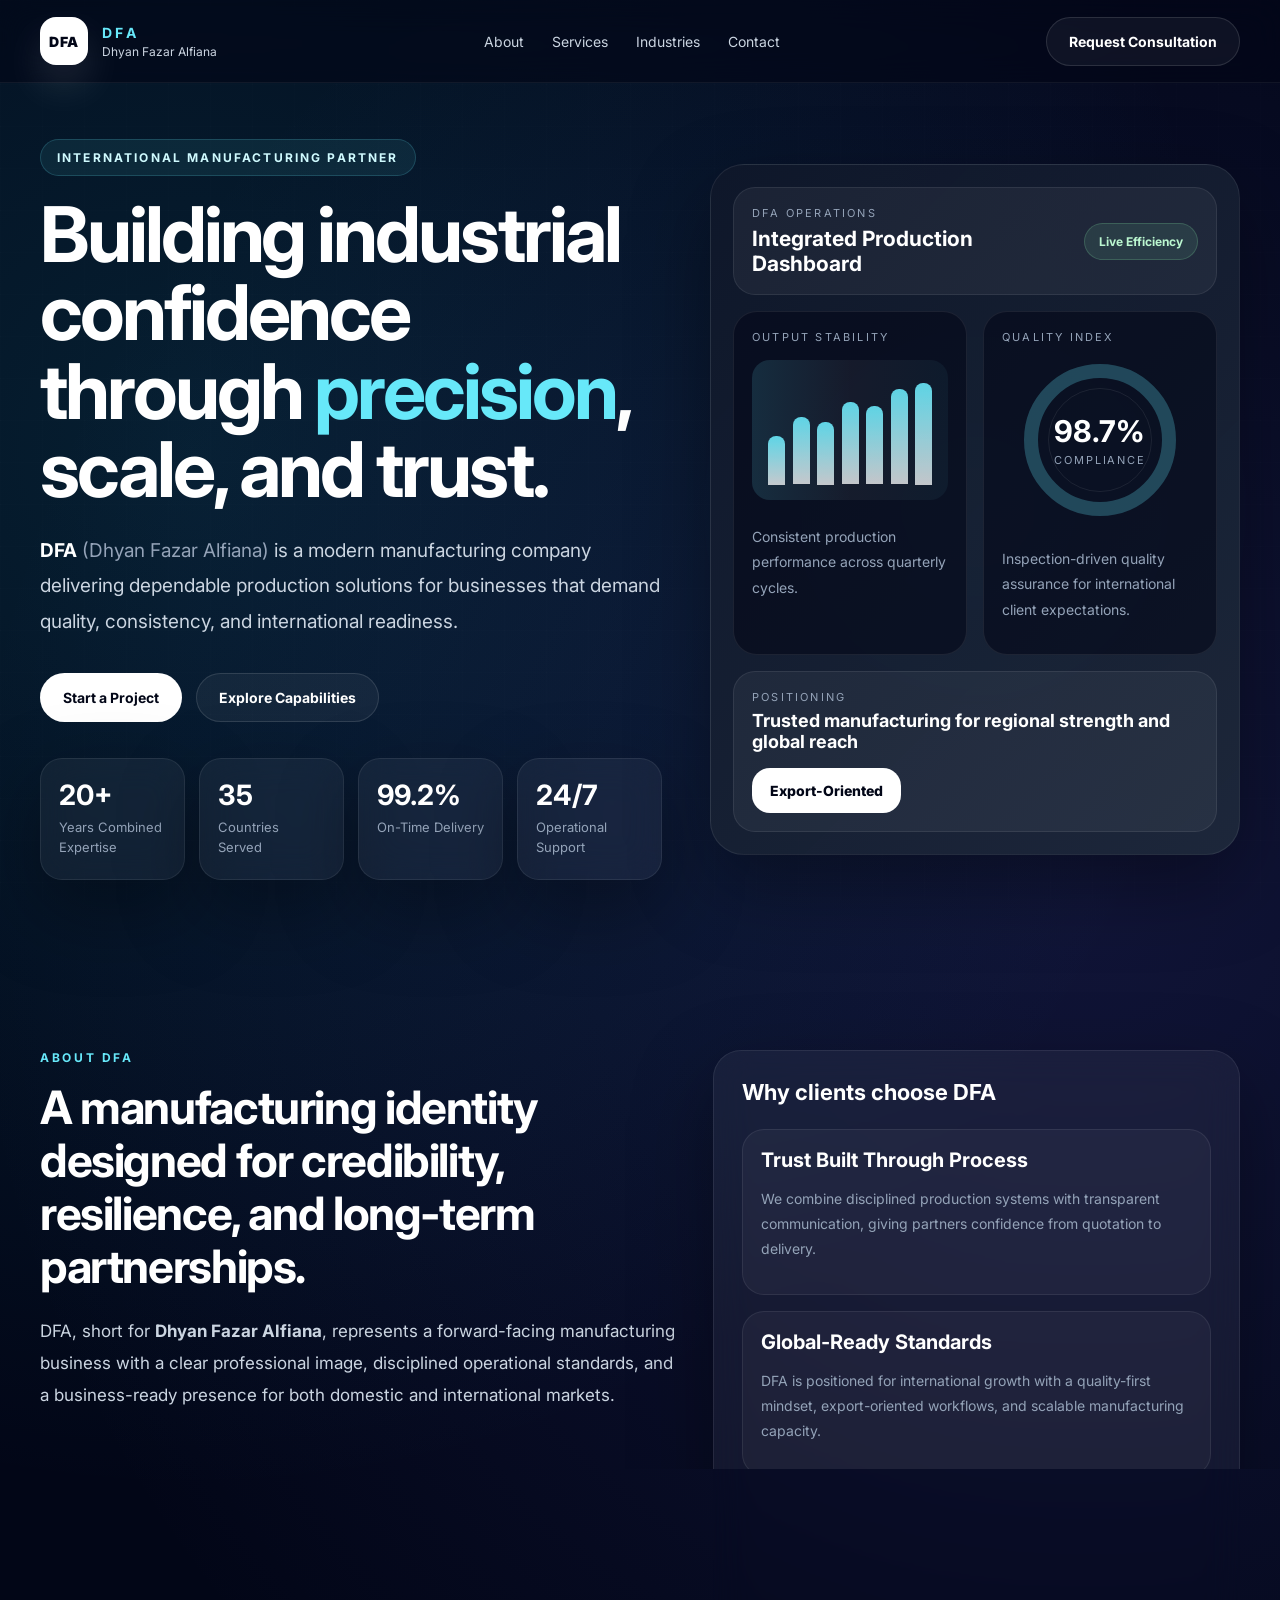
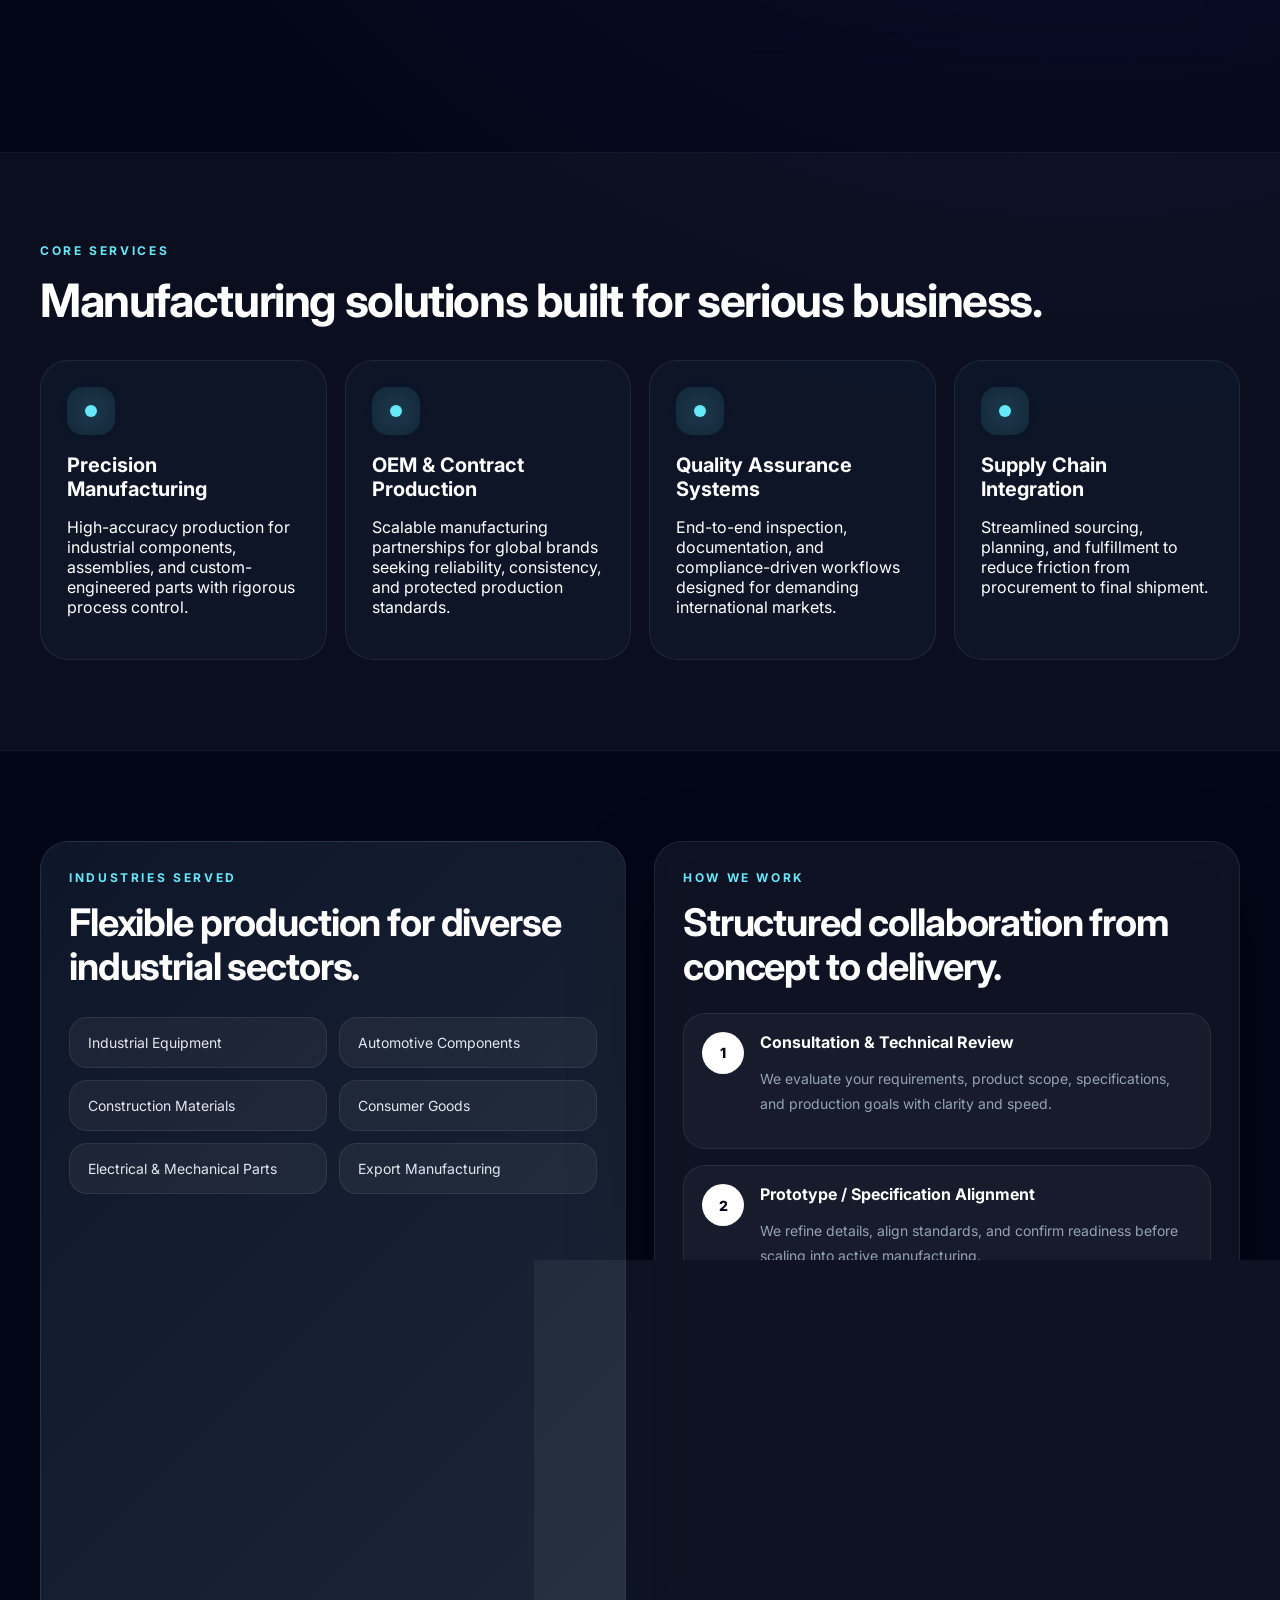
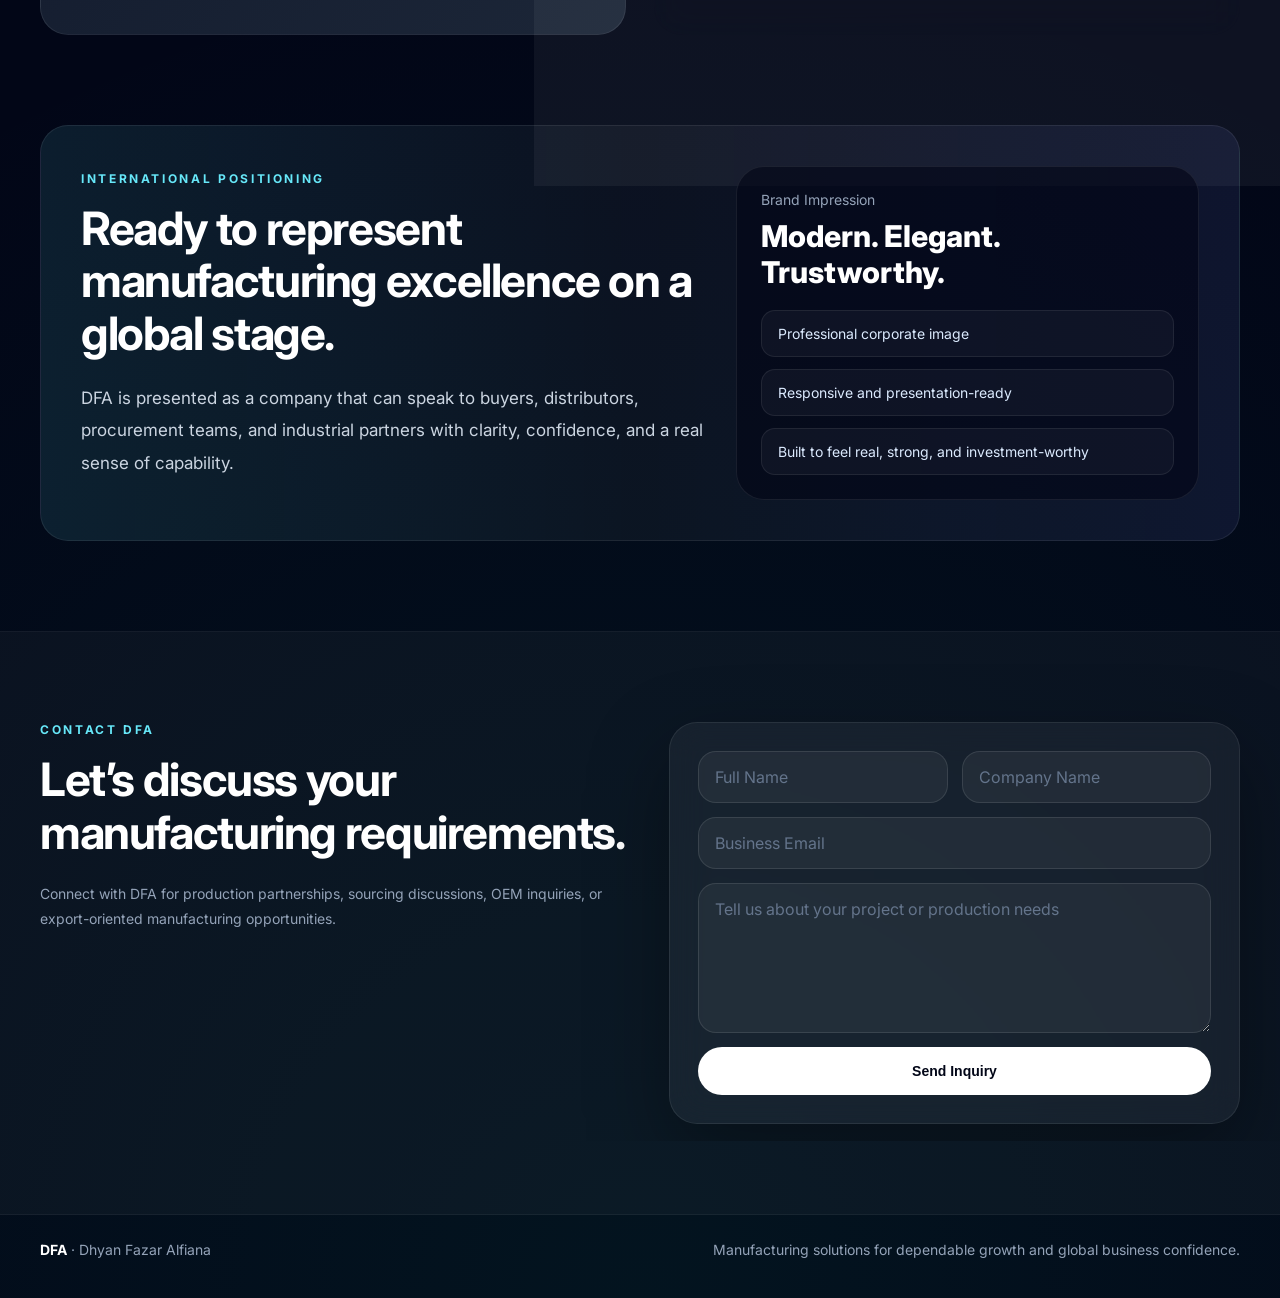
<file: index.html>
<!DOCTYPE html>
<html lang="en">
<head>
  <meta charset="UTF-8" />
  <meta name="viewport" content="width=device-width, initial-scale=1.0" />
  <title>DFA | Dhyan Fazar Alfiana</title>
  <meta name="description" content="DFA (Dhyan Fazar Alfiana) is a modern manufacturing company delivering reliable, scalable, and international-ready production solutions." />
  <link rel="preconnect" href="https://fonts.googleapis.com">
  <link rel="preconnect" href="https://fonts.gstatic.com" crossorigin>
  <link href="https://fonts.googleapis.com/css2?family=Inter:wght@400;500;600;700;800;900&display=swap" rel="stylesheet">
  <style>
    :root {
      --bg: #020617;
      --bg-soft: #0f172a;
      --panel: rgba(255,255,255,0.05);
      --panel-strong: rgba(255,255,255,0.08);
      --line: rgba(255,255,255,0.10);
      --text: #ffffff;
      --muted: #94a3b8;
      --muted-2: #cbd5e1;
      --brand: #67e8f9;
      --brand-soft: rgba(103, 232, 249, 0.12);
      --success: #86efac;
      --shadow: 0 30px 80px rgba(0,0,0,0.35);
      --radius: 28px;
      --radius-sm: 18px;
      --container: 1200px;
    }

    * { box-sizing: border-box; }
    html { scroll-behavior: smooth; }
    body {
      margin: 0;
      font-family: 'Inter', sans-serif;
      background:
        radial-gradient(circle at 15% 10%, rgba(34,211,238,0.12), transparent 25%),
        radial-gradient(circle at 85% 20%, rgba(99,102,241,0.15), transparent 30%),
        radial-gradient(circle at 50% 100%, rgba(16,185,129,0.08), transparent 30%),
        var(--bg);
      color: var(--text);
      overflow-x: hidden;
    }

    body::before {
      content: "";
      position: fixed;
      inset: 0;
      background-image:
        linear-gradient(rgba(255,255,255,0.04) 1px, transparent 1px),
        linear-gradient(90deg, rgba(255,255,255,0.04) 1px, transparent 1px);
      background-size: 42px 42px;
      opacity: 0.25;
      pointer-events: none;
      z-index: 0;
    }

    a { color: inherit; text-decoration: none; }
    img { max-width: 100%; display: block; }

    .container {
      width: min(100% - 32px, var(--container));
      margin: 0 auto;
      position: relative;
      z-index: 1;
    }

    .glass {
      background: var(--panel);
      backdrop-filter: blur(18px);
      -webkit-backdrop-filter: blur(18px);
      border: 1px solid rgba(255,255,255,0.08);
      box-shadow: var(--shadow);
    }

    .section { padding: 90px 0; }
    .tag {
      display: inline-flex;
      align-items: center;
      gap: 10px;
      padding: 10px 16px;
      border-radius: 999px;
      border: 1px solid rgba(103,232,249,0.18);
      background: rgba(103,232,249,0.08);
      color: #cffafe;
      font-size: 12px;
      font-weight: 700;
      letter-spacing: 0.18em;
      text-transform: uppercase;
    }

    .eyebrow {
      color: var(--brand);
      font-size: 12px;
      font-weight: 700;
      letter-spacing: 0.22em;
      text-transform: uppercase;
      margin-bottom: 16px;
    }

    .muted { color: var(--muted); }
    .muted-light { color: var(--muted-2); }

    .btn-row {
      display: flex;
      gap: 14px;
      flex-wrap: wrap;
      margin-top: 34px;
    }

    .btn {
      display: inline-flex;
      justify-content: center;
      align-items: center;
      gap: 10px;
      padding: 15px 22px;
      border-radius: 999px;
      font-size: 14px;
      font-weight: 700;
      transition: 0.3s ease;
      border: 1px solid transparent;
    }

    .btn-primary {
      background: #ffffff;
      color: #020617;
    }

    .btn-primary:hover {
      transform: translateY(-2px);
      box-shadow: 0 16px 40px rgba(255,255,255,0.12);
    }

    .btn-secondary {
      background: rgba(255,255,255,0.05);
      border-color: rgba(255,255,255,0.12);
      color: #ffffff;
    }

    .btn-secondary:hover {
      background: rgba(255,255,255,0.10);
      transform: translateY(-2px);
    }

    .site-header {
      position: sticky;
      top: 0;
      z-index: 50;
      backdrop-filter: blur(16px);
      -webkit-backdrop-filter: blur(16px);
      background: rgba(2, 6, 23, 0.6);
      border-bottom: 1px solid rgba(255,255,255,0.06);
    }

    .nav-wrap {
      display: flex;
      align-items: center;
      justify-content: space-between;
      gap: 20px;
      min-height: 82px;
    }

    .brand {
      display: flex;
      align-items: center;
      gap: 14px;
    }

    .brand-mark {
      width: 48px;
      height: 48px;
      border-radius: 16px;
      background: #ffffff;
      color: #020617;
      display: grid;
      place-items: center;
      font-size: 14px;
      font-weight: 900;
      letter-spacing: 0.06em;
      box-shadow: 0 20px 40px rgba(255,255,255,0.12);
    }

    .brand-text strong {
      display: block;
      font-size: 14px;
      letter-spacing: 0.24em;
      color: var(--brand);
    }

    .brand-text span {
      display: block;
      margin-top: 3px;
      color: var(--muted-2);
      font-size: 12px;
    }

    .nav-links {
      display: flex;
      align-items: center;
      gap: 28px;
      color: var(--muted-2);
      font-size: 14px;
    }

    .nav-links a:hover { color: #ffffff; }

    .hero {
      padding: 56px 0 80px;
    }

    .hero-grid {
      display: grid;
      grid-template-columns: 1.08fr 0.92fr;
      gap: 48px;
      align-items: center;
    }

    .hero h1 {
      font-size: clamp(42px, 6vw, 78px);
      line-height: 1.02;
      margin: 20px 0 0;
      max-width: 760px;
      letter-spacing: -0.04em;
    }

    .hero h1 .accent { color: var(--brand); }

    .hero p {
      max-width: 720px;
      color: var(--muted-2);
      font-size: 19px;
      line-height: 1.85;
      margin-top: 24px;
    }

    .hero p strong { color: #ffffff; }

    .stats {
      display: grid;
      grid-template-columns: repeat(4, 1fr);
      gap: 14px;
      margin-top: 36px;
    }

    .stat-card {
      padding: 22px 18px;
      border-radius: 22px;
    }

    .stat-card h3 {
      margin: 0;
      font-size: 28px;
      line-height: 1;
    }

    .stat-card p {
      margin: 8px 0 0;
      font-size: 13px;
      line-height: 1.55;
      color: var(--muted);
    }

    .visual-shell {
      position: relative;
      animation: floatY 7s ease-in-out infinite;
    }

    .visual-shell::before {
      content: "";
      position: absolute;
      inset: -18px;
      border-radius: 38px;
      background: radial-gradient(circle at center, rgba(103,232,249,0.18), transparent 60%);
      filter: blur(18px);
      z-index: -1;
    }

    .dashboard {
      padding: 22px;
      border-radius: 34px;
      background: linear-gradient(135deg, rgba(15,23,42,0.95), rgba(30,41,59,0.92));
      border: 1px solid rgba(255,255,255,0.08);
      box-shadow: var(--shadow);
    }

    .dash-head, .dash-bottom {
      border: 1px solid rgba(255,255,255,0.08);
      background: rgba(255,255,255,0.05);
      border-radius: 22px;
    }

    .dash-head {
      padding: 18px;
      display: flex;
      justify-content: space-between;
      gap: 16px;
      align-items: center;
      margin-bottom: 16px;
    }

    .dash-label {
      font-size: 11px;
      text-transform: uppercase;
      letter-spacing: 0.20em;
      color: var(--muted);
      margin-bottom: 6px;
    }

    .dash-title {
      font-size: 21px;
      font-weight: 700;
    }

    .live-pill {
      white-space: nowrap;
      padding: 10px 14px;
      border-radius: 999px;
      background: rgba(134,239,172,0.10);
      border: 1px solid rgba(134,239,172,0.20);
      color: #bbf7d0;
      font-size: 12px;
      font-weight: 700;
    }

    .dash-grid {
      display: grid;
      grid-template-columns: 1fr 1fr;
      gap: 16px;
    }

    .panel {
      border-radius: 24px;
      border: 1px solid rgba(255,255,255,0.08);
      background: rgba(2,6,23,0.55);
      padding: 18px;
    }

    .chart {
      height: 140px;
      border-radius: 18px;
      background: linear-gradient(90deg, rgba(103,232,249,0.14), rgba(255,255,255,0.05), rgba(103,232,249,0.05));
      display: flex;
      align-items: end;
      gap: 8px;
      padding: 16px;
      margin-top: 16px;
    }

    .bar {
      flex: 1;
      border-radius: 8px 8px 0 0;
      background: linear-gradient(to top, rgba(255,255,255,0.75), rgba(103,232,249,0.9));
      animation: rise 1.2s ease both;
    }

    .ring-wrap {
      display: grid;
      place-items: center;
      padding: 14px 0 6px;
    }

    .ring {
      width: 152px;
      height: 152px;
      border-radius: 50%;
      border: 14px solid rgba(103,232,249,0.26);
      position: relative;
      display: grid;
      place-items: center;
    }

    .ring::before {
      content: "";
      position: absolute;
      inset: 10px;
      border-radius: 50%;
      border: 1px solid rgba(255,255,255,0.08);
    }

    .ring strong {
      display: block;
      font-size: 30px;
    }

    .ring span {
      display: block;
      margin-top: 4px;
      text-align: center;
      font-size: 11px;
      letter-spacing: 0.18em;
      text-transform: uppercase;
      color: var(--muted);
    }

    .panel p, .dash-bottom p, .card p, .process-item p, .contact-copy p {
      color: var(--muted);
      line-height: 1.8;
      font-size: 14px;
    }

    .dash-bottom {
      margin-top: 16px;
      padding: 18px;
      display: flex;
      justify-content: space-between;
      gap: 16px;
      align-items: center;
      flex-wrap: wrap;
    }

    .export-pill {
      padding: 14px 18px;
      border-radius: 18px;
      background: #ffffff;
      color: #020617;
      font-weight: 800;
      font-size: 14px;
    }

    .grid-2 {
      display: grid;
      grid-template-columns: 1.1fr 0.9fr;
      gap: 28px;
    }

    h2 {
      margin: 0;
      font-size: clamp(30px, 4vw, 46px);
      line-height: 1.15;
      letter-spacing: -0.03em;
    }

    .lead {
      margin-top: 22px;
      color: var(--muted-2);
      line-height: 1.9;
      font-size: 17px;
      max-width: 760px;
    }

    .card {
      padding: 28px;
      border-radius: var(--radius);
    }

    .value-stack, .process-list {
      display: grid;
      gap: 16px;
      margin-top: 24px;
    }

    .value-item, .process-item {
      border-radius: 22px;
      border: 1px solid rgba(255,255,255,0.08);
      background: rgba(255,255,255,0.04);
      padding: 18px;
    }

    .value-item h3, .service-card h3 {
      margin: 0;
      font-size: 20px;
    }

    .services-grid {
      display: grid;
      grid-template-columns: repeat(4, 1fr);
      gap: 18px;
      margin-top: 34px;
    }

    .service-card {
      border-radius: var(--radius);
      border: 1px solid rgba(255,255,255,0.08);
      background: rgba(15,23,42,0.84);
      padding: 26px;
      transition: 0.3s ease;
    }

    .service-card:hover {
      transform: translateY(-6px);
      border-color: rgba(103,232,249,0.28);
      background: rgba(15,23,42,0.96);
    }

    .icon-dot {
      width: 48px;
      height: 48px;
      border-radius: 16px;
      display: grid;
      place-items: center;
      background: rgba(103,232,249,0.10);
      margin-bottom: 18px;
    }

    .icon-dot span {
      width: 12px;
      height: 12px;
      border-radius: 50%;
      background: var(--brand);
      display: block;
      box-shadow: 0 0 22px rgba(103,232,249,0.55);
    }

    .industries-grid {
      display: grid;
      grid-template-columns: 1fr 1fr;
      gap: 28px;
    }

    .industry-list {
      display: grid;
      grid-template-columns: 1fr 1fr;
      gap: 12px;
      margin-top: 28px;
    }

    .industry-item {
      padding: 16px 18px;
      border-radius: 18px;
      border: 1px solid rgba(255,255,255,0.08);
      background: rgba(255,255,255,0.05);
      color: #e2e8f0;
      font-size: 14px;
    }

    .process-item {
      display: flex;
      gap: 16px;
      align-items: flex-start;
    }

    .process-number {
      width: 42px;
      height: 42px;
      border-radius: 999px;
      background: #ffffff;
      color: #020617;
      display: grid;
      place-items: center;
      font-size: 14px;
      font-weight: 800;
      flex: 0 0 auto;
    }

    .cta-band {
      border-radius: var(--radius);
      padding: 40px;
      border: 1px solid rgba(255,255,255,0.08);
      background: linear-gradient(90deg, rgba(103,232,249,0.10), rgba(255,255,255,0.04), rgba(129,140,248,0.10));
    }

    .cta-grid {
      display: grid;
      grid-template-columns: 1.15fr 0.85fr;
      gap: 28px;
      align-items: center;
    }

    .impression-box {
      padding: 24px;
      border-radius: var(--radius);
      border: 1px solid rgba(255,255,255,0.08);
      background: rgba(2,6,23,0.60);
    }

    .impression-list {
      display: grid;
      gap: 12px;
      margin-top: 20px;
    }

    .impression-item {
      padding: 14px 16px;
      border-radius: 14px;
      border: 1px solid rgba(255,255,255,0.08);
      background: rgba(255,255,255,0.04);
      color: #dbeafe;
      font-size: 14px;
    }

    .contact-grid {
      display: grid;
      grid-template-columns: 1fr 0.95fr;
      gap: 28px;
      align-items: start;
    }

    .contact-form {
      padding: 28px;
      border-radius: var(--radius);
    }

    .form-grid {
      display: grid;
      grid-template-columns: 1fr 1fr;
      gap: 14px;
    }

    input, textarea {
      width: 100%;
      border: 1px solid rgba(255,255,255,0.10);
      background: rgba(255,255,255,0.05);
      border-radius: 18px;
      color: #ffffff;
      padding: 15px 16px;
      font: inherit;
      outline: none;
      transition: border-color 0.2s ease, background 0.2s ease;
    }

    input::placeholder, textarea::placeholder { color: #64748b; }
    input:focus, textarea:focus {
      border-color: rgba(103,232,249,0.45);
      background: rgba(255,255,255,0.07);
    }

    textarea {
      min-height: 150px;
      resize: vertical;
      grid-column: 1 / -1;
    }

    .form-grid .full { grid-column: 1 / -1; }

    .footer {
      padding: 26px 0 40px;
      border-top: 1px solid rgba(255,255,255,0.08);
      color: var(--muted);
    }

    .footer-wrap {
      display: flex;
      justify-content: space-between;
      gap: 20px;
      flex-wrap: wrap;
      font-size: 14px;
    }

    .reveal {
      opacity: 0;
      transform: translateY(24px);
      transition: opacity 0.7s ease, transform 0.7s ease;
    }

    .reveal.visible {
      opacity: 1;
      transform: translateY(0);
    }

    @keyframes floatY {
      0%, 100% { transform: translateY(0); }
      50% { transform: translateY(-12px); }
    }

    @keyframes rise {
      from { transform: scaleY(0.25); transform-origin: bottom; opacity: 0.45; }
      to { transform: scaleY(1); transform-origin: bottom; opacity: 1; }
    }

    @media (max-width: 1100px) {
      .hero-grid,
      .grid-2,
      .industries-grid,
      .cta-grid,
      .contact-grid,
      .services-grid {
        grid-template-columns: 1fr 1fr;
      }

      .services-grid {
        grid-template-columns: repeat(2, 1fr);
      }

      .stats { grid-template-columns: repeat(2, 1fr); }
    }

    @media (max-width: 860px) {
      .nav-links { display: none; }
      .hero-grid,
      .grid-2,
      .industries-grid,
      .cta-grid,
      .contact-grid,
      .dash-grid,
      .services-grid,
      .form-grid {
        grid-template-columns: 1fr;
      }

      .industry-list { grid-template-columns: 1fr; }
      .stats { grid-template-columns: 1fr 1fr; }
      .hero { padding-top: 36px; }
      .section { padding: 72px 0; }
      .dash-head, .dash-bottom { flex-direction: column; align-items: flex-start; }
      .form-grid .full, textarea { grid-column: auto; }
    }

    @media (max-width: 560px) {
      .container { width: min(100% - 22px, var(--container)); }
      .stats { grid-template-columns: 1fr; }
      .btn, .site-header .btn-secondary { width: 100%; }
      .nav-wrap { min-height: 74px; }
      .brand-mark { width: 44px; height: 44px; }
      .card, .contact-form, .cta-band, .dashboard { padding: 22px; }
      .hero p, .lead { font-size: 16px; }
    }
  </style>
</head>
<body>
  <header class="site-header">
    <div class="container nav-wrap">
      <a href="#home" class="brand">
        <div class="brand-mark">DFA</div>
        <div class="brand-text">
          <strong>DFA</strong>
          <span>Dhyan Fazar Alfiana</span>
        </div>
      </a>

      <nav class="nav-links">
        <a href="#about">About</a>
        <a href="#services">Services</a>
        <a href="#industries">Industries</a>
        <a href="#contact">Contact</a>
      </nav>

      <a href="#contact" class="btn btn-secondary">Request Consultation</a>
    </div>
  </header>

  <main id="home">
    <section class="hero">
      <div class="container hero-grid">
        <div class="reveal visible">
          <div class="tag">International Manufacturing Partner</div>
          <h1>
            Building industrial confidence through <span class="accent">precision</span>, scale, and trust.
          </h1>
          <p>
            <strong>DFA</strong> <span class="muted">(Dhyan Fazar Alfiana)</span> is a modern manufacturing company delivering dependable production solutions for businesses that demand quality, consistency, and international readiness.
          </p>

          <div class="btn-row">
            <a href="#contact" class="btn btn-primary">Start a Project</a>
            <a href="#services" class="btn btn-secondary">Explore Capabilities</a>
          </div>

          <div class="stats">
            <div class="stat-card glass reveal">
              <h3>20+</h3>
              <p>Years Combined Expertise</p>
            </div>
            <div class="stat-card glass reveal">
              <h3>35</h3>
              <p>Countries Served</p>
            </div>
            <div class="stat-card glass reveal">
              <h3>99.2%</h3>
              <p>On-Time Delivery</p>
            </div>
            <div class="stat-card glass reveal">
              <h3>24/7</h3>
              <p>Operational Support</p>
            </div>
          </div>
        </div>

        <div class="visual-shell reveal">
          <div class="dashboard">
            <div class="dash-head">
              <div>
                <div class="dash-label">DFA Operations</div>
                <div class="dash-title">Integrated Production Dashboard</div>
              </div>
              <div class="live-pill">Live Efficiency</div>
            </div>

            <div class="dash-grid">
              <div class="panel">
                <div class="dash-label">Output Stability</div>
                <div class="chart">
                  <div class="bar" style="height:45%"></div>
                  <div class="bar" style="height:62%"></div>
                  <div class="bar" style="height:58%"></div>
                  <div class="bar" style="height:76%"></div>
                  <div class="bar" style="height:72%"></div>
                  <div class="bar" style="height:88%"></div>
                  <div class="bar" style="height:94%"></div>
                </div>
                <p>Consistent production performance across quarterly cycles.</p>
              </div>

              <div class="panel">
                <div class="dash-label">Quality Index</div>
                <div class="ring-wrap">
                  <div class="ring">
                    <div>
                      <strong>98.7%</strong>
                      <span>Compliance</span>
                    </div>
                  </div>
                </div>
                <p>Inspection-driven quality assurance for international client expectations.</p>
              </div>
            </div>

            <div class="dash-bottom">
              <div>
                <div class="dash-label">Positioning</div>
                <div class="dash-title" style="font-size:18px">Trusted manufacturing for regional strength and global reach</div>
              </div>
              <div class="export-pill">Export-Oriented</div>
            </div>
          </div>
        </div>
      </div>
    </section>

    <section id="about" class="section">
      <div class="container grid-2">
        <div class="reveal">
          <div class="eyebrow">About DFA</div>
          <h2>A manufacturing identity designed for credibility, resilience, and long-term partnerships.</h2>
          <p class="lead">
            DFA, short for <strong>Dhyan Fazar Alfiana</strong>, represents a forward-facing manufacturing business with a clear professional image, disciplined operational standards, and a business-ready presence for both domestic and international markets.
          </p>
        </div>

        <div class="card glass reveal">
          <div style="font-size:22px;font-weight:700;">Why clients choose DFA</div>
          <div class="value-stack">
            <div class="value-item">
              <h3>Trust Built Through Process</h3>
              <p>We combine disciplined production systems with transparent communication, giving partners confidence from quotation to delivery.</p>
            </div>
            <div class="value-item">
              <h3>Global-Ready Standards</h3>
              <p>DFA is positioned for international growth with a quality-first mindset, export-oriented workflows, and scalable manufacturing capacity.</p>
            </div>
            <div class="value-item">
              <h3>Strong Brand, Strong Execution</h3>
              <p>Every touchpoint is designed to reflect professionalism, operational reliability, and long-term business credibility.</p>
            </div>
          </div>
        </div>
      </div>
    </section>

    <section id="services" class="section" style="background: rgba(255,255,255,0.03); border-top: 1px solid rgba(255,255,255,0.04); border-bottom: 1px solid rgba(255,255,255,0.04);">
      <div class="container">
        <div class="reveal">
          <div class="eyebrow">Core Services</div>
          <h2>Manufacturing solutions built for serious business.</h2>
        </div>

        <div class="services-grid">
          <div class="service-card reveal">
            <div class="icon-dot"><span></span></div>
            <h3>Precision Manufacturing</h3>
            <p>High-accuracy production for industrial components, assemblies, and custom-engineered parts with rigorous process control.</p>
          </div>
          <div class="service-card reveal">
            <div class="icon-dot"><span></span></div>
            <h3>OEM &amp; Contract Production</h3>
            <p>Scalable manufacturing partnerships for global brands seeking reliability, consistency, and protected production standards.</p>
          </div>
          <div class="service-card reveal">
            <div class="icon-dot"><span></span></div>
            <h3>Quality Assurance Systems</h3>
            <p>End-to-end inspection, documentation, and compliance-driven workflows designed for demanding international markets.</p>
          </div>
          <div class="service-card reveal">
            <div class="icon-dot"><span></span></div>
            <h3>Supply Chain Integration</h3>
            <p>Streamlined sourcing, planning, and fulfillment to reduce friction from procurement to final shipment.</p>
          </div>
        </div>
      </div>
    </section>

    <section id="industries" class="section">
      <div class="container industries-grid">
        <div class="card" style="border: 1px solid rgba(255,255,255,0.08); background: linear-gradient(135deg, rgba(15,23,42,0.95), rgba(30,41,59,0.92));">
          <div class="eyebrow">Industries Served</div>
          <h2 style="font-size:38px;">Flexible production for diverse industrial sectors.</h2>
          <div class="industry-list">
            <div class="industry-item">Industrial Equipment</div>
            <div class="industry-item">Automotive Components</div>
            <div class="industry-item">Construction Materials</div>
            <div class="industry-item">Consumer Goods</div>
            <div class="industry-item">Electrical &amp; Mechanical Parts</div>
            <div class="industry-item">Export Manufacturing</div>
          </div>
        </div>

        <div class="card glass reveal">
          <div class="eyebrow">How We Work</div>
          <h2 style="font-size:38px;">Structured collaboration from concept to delivery.</h2>
          <div class="process-list">
            <div class="process-item">
              <div class="process-number">1</div>
              <div>
                <strong>Consultation &amp; Technical Review</strong>
                <p>We evaluate your requirements, product scope, specifications, and production goals with clarity and speed.</p>
              </div>
            </div>
            <div class="process-item">
              <div class="process-number">2</div>
              <div>
                <strong>Prototype / Specification Alignment</strong>
                <p>We refine details, align standards, and confirm readiness before scaling into active manufacturing.</p>
              </div>
            </div>
            <div class="process-item">
              <div class="process-number">3</div>
              <div>
                <strong>Mass Production Execution</strong>
                <p>Production moves under a disciplined workflow built around quality, consistency, and efficiency.</p>
              </div>
            </div>
            <div class="process-item">
              <div class="process-number">4</div>
              <div>
                <strong>Inspection, Packing &amp; Global Delivery</strong>
                <p>Each order is checked, prepared, and delivered with an export-ready operational mindset.</p>
              </div>
            </div>
          </div>
        </div>
      </div>
    </section>

    <section class="section" style="padding-top: 0;">
      <div class="container">
        <div class="cta-band reveal">
          <div class="cta-grid">
            <div>
              <div class="eyebrow">International Positioning</div>
              <h2>Ready to represent manufacturing excellence on a global stage.</h2>
              <p class="lead">
                DFA is presented as a company that can speak to buyers, distributors, procurement teams, and industrial partners with clarity, confidence, and a real sense of capability.
              </p>
            </div>
            <div class="impression-box">
              <div class="muted" style="font-size:14px;">Brand Impression</div>
              <div style="font-size:30px;font-weight:800;margin-top:10px;">Modern. Elegant. Trustworthy.</div>
              <div class="impression-list">
                <div class="impression-item">Professional corporate image</div>
                <div class="impression-item">Responsive and presentation-ready</div>
                <div class="impression-item">Built to feel real, strong, and investment-worthy</div>
              </div>
            </div>
          </div>
        </div>
      </div>
    </section>

    <section id="contact" class="section" style="background: rgba(255,255,255,0.03); border-top: 1px solid rgba(255,255,255,0.04);">
      <div class="container contact-grid">
        <div class="contact-copy reveal">
          <div class="eyebrow">Contact DFA</div>
          <h2>Let’s discuss your manufacturing requirements.</h2>
          <p class="lead">
            Connect with DFA for production partnerships, sourcing discussions, OEM inquiries, or export-oriented manufacturing opportunities.
          </p>
        </div>

        <form class="contact-form glass reveal">
          <div class="form-grid">
            <input type="text" placeholder="Full Name" />
            <input type="text" placeholder="Company Name" />
            <input type="email" placeholder="Business Email" class="full" />
            <textarea placeholder="Tell us about your project or production needs"></textarea>
            <button type="submit" class="btn btn-primary full">Send Inquiry</button>
          </div>
        </form>
      </div>
    </section>
  </main>

  <footer class="footer">
    <div class="container footer-wrap">
      <div><strong style="color:#fff;">DFA</strong> · Dhyan Fazar Alfiana</div>
      <div>Manufacturing solutions for dependable growth and global business confidence.</div>
    </div>
  </footer>

  <script>
    const observer = new IntersectionObserver((entries) => {
      entries.forEach((entry) => {
        if (entry.isIntersecting) {
          entry.target.classList.add('visible');
        }
      });
    }, { threshold: 0.12 });

    document.querySelectorAll('.reveal').forEach((el) => observer.observe(el));

    const form = document.querySelector('form');
    if (form) {
      form.addEventListener('submit', function (e) {
        e.preventDefault();
        alert('Inquiry form submitted. Connect this form to your email service or backend for production use.');
      });
    }
  </script>
</body>
  </html>
</file>
